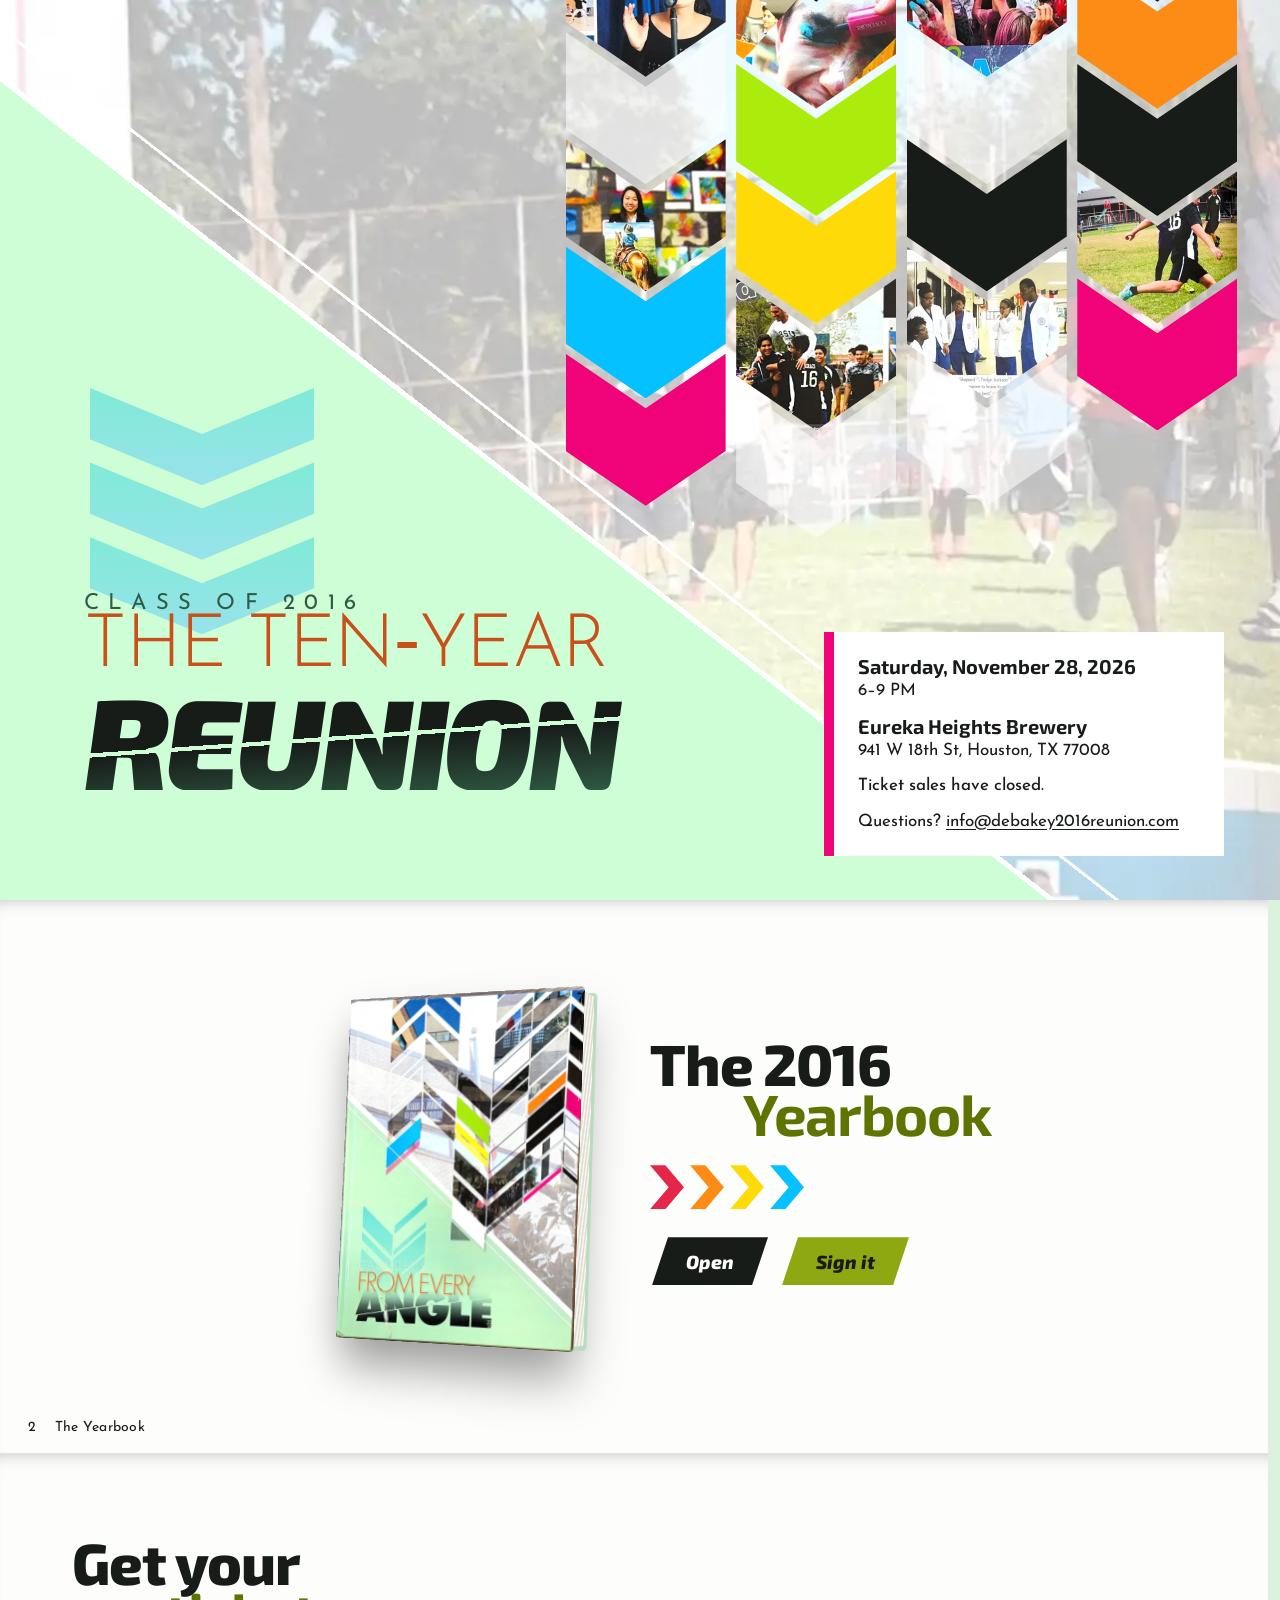
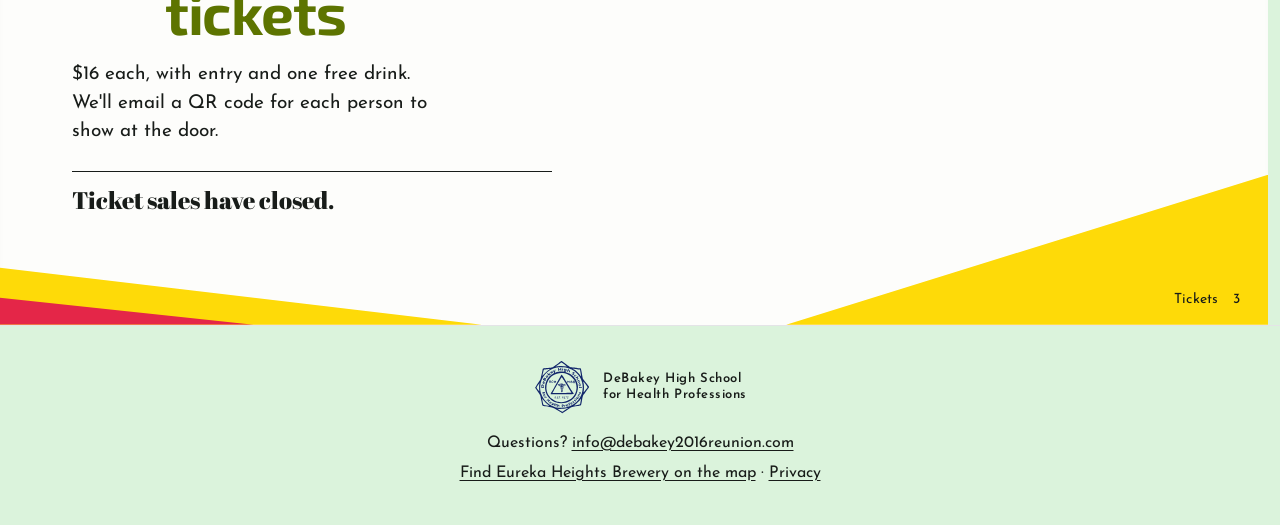
<file: site/index.html>
<!doctype html>
<html lang="en">
<head>
  <meta charset="utf-8">
  <meta name="viewport" content="width=device-width, initial-scale=1">
  <meta name="robots" content="noindex">
  <title>DeBakey Class of 2016 Ten-Year Reunion</title>
  <meta name="description" content="Saturday, November 28, 2026 at Eureka Heights Brewery in Houston. Tickets are $16.">
  <meta property="og:type" content="website">
  <meta property="og:url" content="https://debakey2016reunion.com/">
  <meta property="og:title" content="DeBakey Class of 2016 Ten-Year Reunion">
  <meta property="og:description" content="Saturday, November 28, 2026 at Eureka Heights Brewery in Houston. Tickets are $16.">
  <meta property="og:image" content="https://debakey2016reunion.com/assets/og.jpg?v=5">
  <meta property="og:image:width" content="1200">
  <meta property="og:image:height" content="630">
  <meta name="twitter:card" content="summary_large_image">
  <link rel="icon" href="assets/favicon.png">
  <link rel="preconnect" href="https://fonts.googleapis.com">
  <link rel="preconnect" href="https://fonts.gstatic.com" crossorigin>
  <link rel="stylesheet" href="https://fonts.googleapis.com/css2?family=Abril+Fatface&family=Exo+2:ital,wght@0,700;0,800;1,800;1,900&family=Josefin+Sans:wght@300;400;600&display=swap">
  <link rel="stylesheet" href="styles.css?v=10">
</head>
<body class="home y16">
  <header id="cover" class="cover">
    <div class="chev" aria-hidden="true">
      <div><img src="assets/cover/chev-c05.webp" width="320" height="304" alt="" decoding="async"><i class="white"></i><img src="assets/cover/chev-c02.webp" width="320" height="304" alt="" decoding="async"><i class="cyan"></i><i class="magenta"></i></div>
      <div><i class="ink"></i><img src="assets/cover/chev-n01.webp" width="320" height="304" alt="" decoding="async"><i class="lime"></i><i class="yellow"></i><img src="assets/cover/chev-n16.webp" width="320" height="304" alt="" decoding="async"><i class="white"></i></div>
      <div><img src="assets/cover/chev-c07.webp" width="320" height="304" alt="" decoding="async"><i class="white"></i><i class="ink"></i><img src="assets/cover/chev-n26.webp" width="320" height="304" alt="" decoding="async"><i class="white"></i></div>
      <div><i class="ink"></i><i class="orange"></i><i class="ink"></i><img src="assets/cover/chev-c06.webp" width="320" height="304" alt="" decoding="async"><i class="magenta"></i></div>
    </div>
    <div class="lock">
      <p class="cad">Class of 2016</p>
      <h1><span>The Ten&#8209;Year</span> <b>Reunion</b></h1>
    </div>
    <div class="facts">
      <p><b>Saturday, November 28, 2026</b> 6&ndash;9 PM</p>
      <p><b>Eureka Heights Brewery</b> 941 W 18th St, Houston, TX 77008</p>
      <a id="cover-cta" class="button" href="#tickets">Get Tickets &middot; $16</a>
      <p id="cover-closed" class="closed-note" hidden>Ticket sales have closed.</p>
      <p class="cover-contact">Questions? <a href="mailto:info@debakey2016reunion.com">info@debakey2016reunion.com</a></p>
    </div>
  </header>

  <main>
    <section id="yearbook" class="section paper yearbook" aria-labelledby="yearbook-title">
      <a class="book-link" href="yearbook.html" aria-labelledby="yearbook-title">
        <div class="book"><img src="yearbook/pages/front.webp" width="1044" height="1400" loading="lazy" alt="2016 yearbook cover: From Every Angle"></div>
      </a>
      <div class="ybk-txt">
        <h2 id="yearbook-title" class="twist">The 2016 <b>Yearbook</b></h2>
        <div class="arrows" aria-hidden="true"><i></i><i></i><i></i><i></i></div>
        <div class="yearbook-actions">
          <a class="button" href="yearbook.html">Open</a>
          <a class="button button-alt" href="yearbook.html#sign">Sign it</a>
        </div>
      </div>
      <p class="folio" aria-hidden="true"><b>2</b> The Yearbook</p>
    </section>

    <section id="guests" class="section guests" aria-labelledby="guests-title" hidden>
      <div class="wrap">
        <p class="eyebrow">The roster</p>
        <h2 id="guests-title">Who's coming</h2>
        <ul id="guest-list" class="roster"></ul>
        <p id="guest-empty" class="muted" hidden>Be the first on the list.</p>
      </div>
    </section>

    <section id="tickets" class="section paper tickets" aria-labelledby="tickets-title">
      <h2 id="tickets-title" class="twist">Get your <b>tickets</b></h2>
      <p class="copy">$16 each, with entry and one free drink. We'll email a QR code for each person to show at the door.</p>

      <form id="ticket-form" class="ticket-form" novalidate>
        <fieldset>
          <legend>Who's coming with you?</legend>
          <label class="chip"><input type="radio" name="party" value="solo" checked><span>Just me<i>,</i> <b>$16</b></span></label>
          <label class="chip"><input type="radio" name="party" value="guest"><span>Me + guest<i>,</i> <b>$32</b></span></label>
        </fieldset>

        <label class="field" for="name">Your name
          <input id="name" name="name" type="text" maxlength="80" autocomplete="name" required>
        </label>

        <label class="field" id="guest-field" for="guest-name" hidden>Guest's name <small>(optional)</small>
          <input id="guest-name" name="guest_name" type="text" maxlength="80" autocomplete="off">
        </label>

        <!-- ponytail: guest list paused; remove hidden here and restore loadGuests() in app.js to bring it back --><label class="check" hidden><input id="show-on-list" type="checkbox"> <span>Show my name on the list</span></label>

        <button id="submit" class="button" type="submit">Continue to payment</button>
        <p class="fine">Secure payment by Stripe. You'll enter your email and card on the next page.</p>
        <p id="form-status" class="form-status" role="alert"></p>
      </form>

      <p id="sales-closed" class="sales-closed" hidden>Ticket sales have closed.</p>
      <noscript><p class="form-status">Tickets need JavaScript. Email info@debakey2016reunion.com for help.</p></noscript>
      <div class="wedge" aria-hidden="true"></div>
      <p class="folio r" aria-hidden="true"><b>3</b> Tickets</p>
    </section>
  </main>

  <footer id="questions" class="questions">
    <div class="lockup">
      <img class="seal" src="assets/logo.svg" width="343" height="325" alt="DeBakey High School for Health Professions logo">
      <p class="school">DeBakey High School<br>for Health Professions</p>
    </div>
    <p>Questions? <a href="mailto:info@debakey2016reunion.com">info@debakey2016reunion.com</a></p>
    <p><a href="https://www.google.com/maps/search/?api=1&amp;query=Eureka+Heights+Brewery+941+W+18th+St+Houston+TX+77008" target="_blank" rel="noopener">Find Eureka Heights Brewery on the map</a> &middot; <a href="privacy">Privacy</a></p>
  </footer>

  <script src="config.js"></script>
  <script src="app.js?v=2"></script>
</body>
</html>
</file>
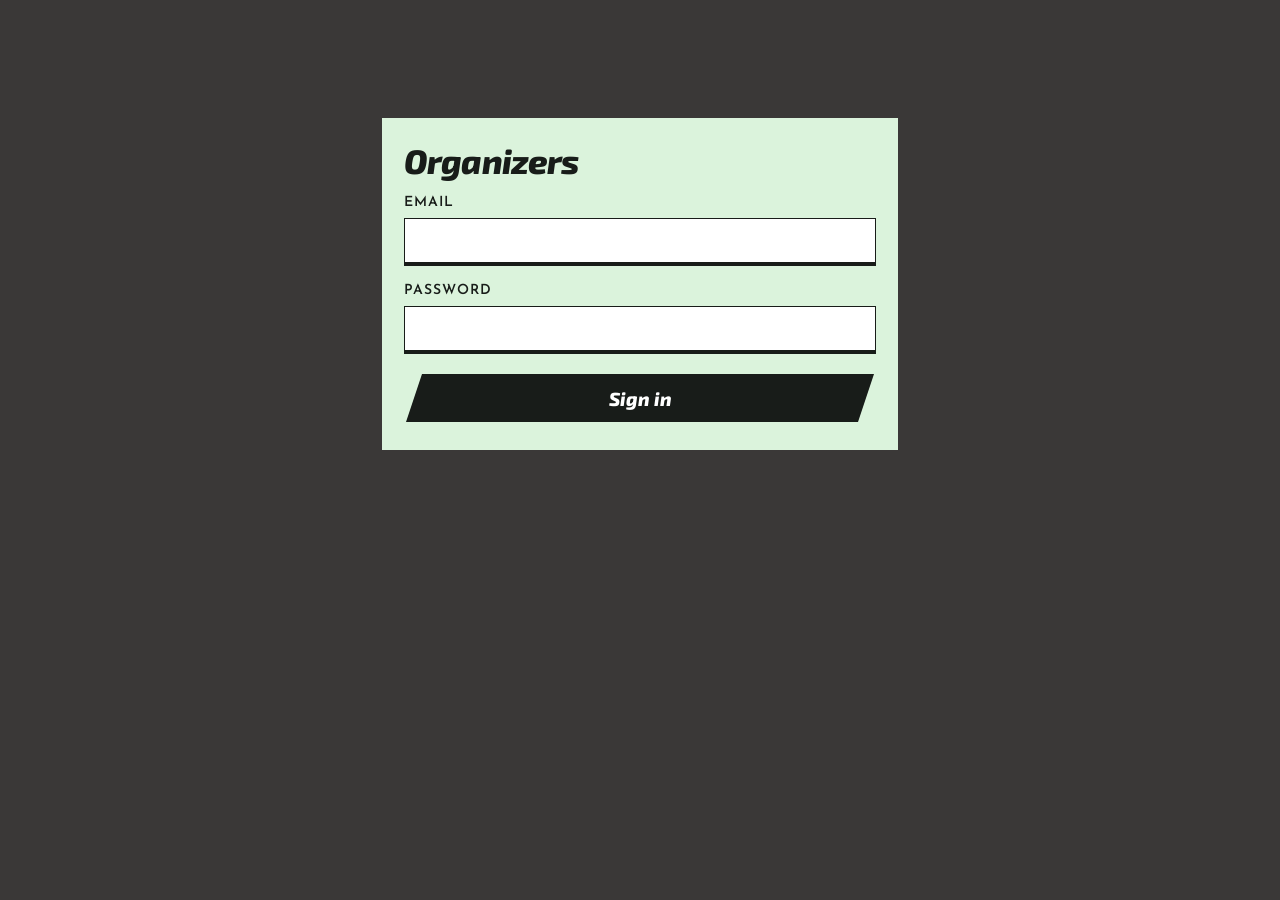
<file: site/admin.html>
<!doctype html>
<html lang="en">
<head>
  <meta charset="utf-8">
  <meta name="viewport" content="width=device-width, initial-scale=1">
  <meta name="robots" content="noindex">
  <title>Organizers | DeBakey Reunion</title>
  <link rel="icon" href="assets/favicon.png">
  <link rel="preconnect" href="https://fonts.googleapis.com">
  <link rel="preconnect" href="https://fonts.gstatic.com" crossorigin>
  <link rel="stylesheet" href="https://fonts.googleapis.com/css2?family=Abril+Fatface&family=Exo+2:ital,wght@0,700;0,800;1,800;1,900&family=Josefin+Sans:wght@300;400;600&display=swap">
  <link rel="stylesheet" href="styles.css?v=10">
</head>
<body class="door y16 charcoal">
  <form id="set-password" class="dpanel" hidden>
    <h1>Set your password</h1>
    <label class="field" for="new-password">New password
      <input id="new-password" type="password" autocomplete="new-password" minlength="8" required>
    </label>
    <button class="button" type="submit">Save password</button>
    <p id="set-status" class="form-status" role="alert"></p>
  </form>

  <form id="login" class="dpanel" hidden>
    <h1>Organizers</h1>
    <label class="field" for="email">Email
      <input id="email" type="email" autocomplete="username" required>
    </label>
    <label class="field" for="password">Password
      <input id="password" type="password" autocomplete="current-password" required>
    </label>
    <button class="button" type="submit">Sign in</button>
    <p id="login-status" class="form-status" role="alert"></p>
  </form>

  <main id="desk" class="door-desk" hidden>
    <h1>Ticket buyers</h1>
    <p id="summary" class="camera-status" role="status"></p>
    <ul id="orders" class="matches"></ul>
    <a class="button button-light" href="door.html">Door check-in</a>
    <button id="sign-out" class="button button-light" type="button">Sign out</button>
  </main>

  <script src="config.js?v=2"></script>
  <script src="auth.js?v=1"></script>
  <script src="admin.js?v=1"></script>
</body>
</html>
</file>
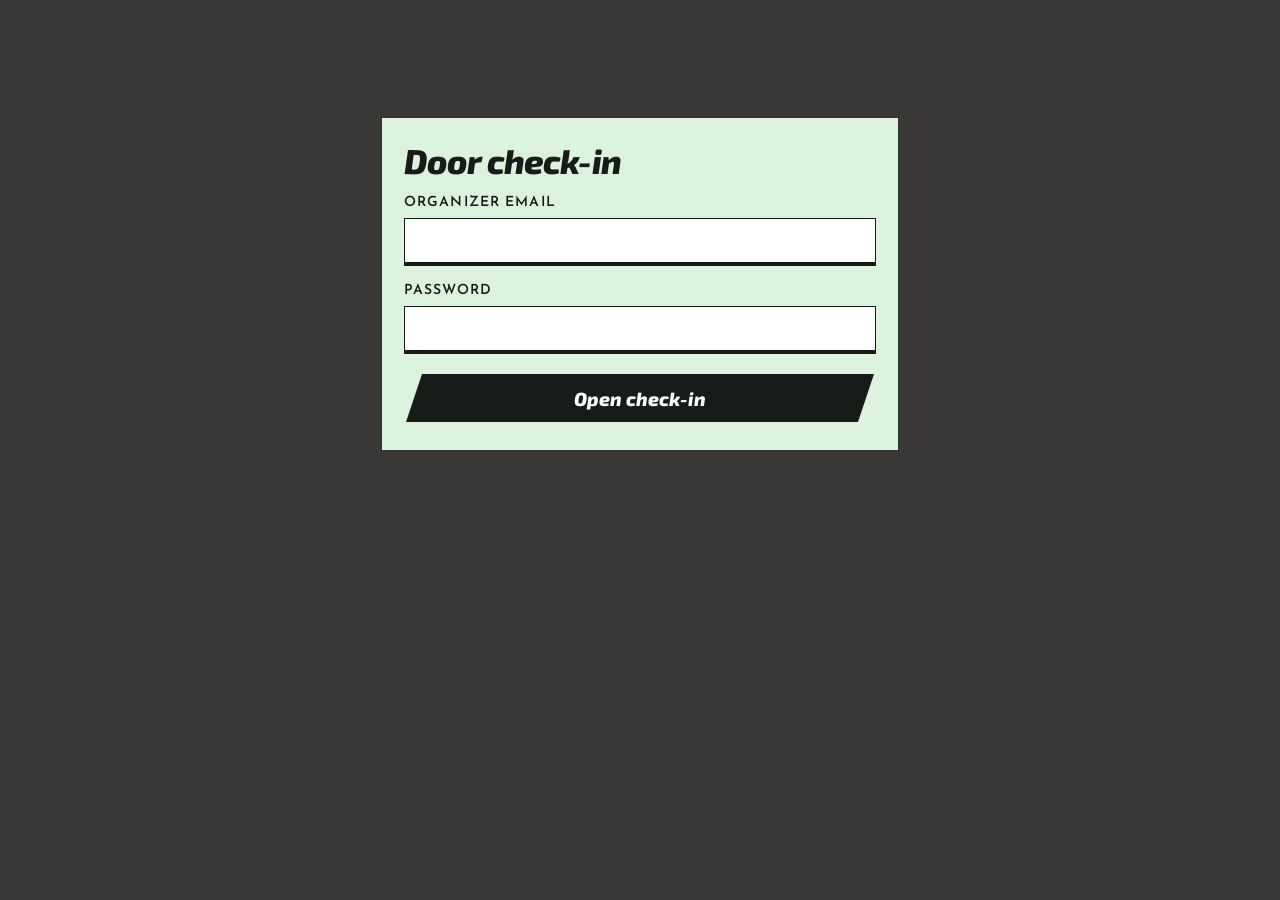
<file: site/door.html>
<!doctype html>
<html lang="en">
<head>
  <meta charset="utf-8">
  <meta name="viewport" content="width=device-width, initial-scale=1">
  <meta name="robots" content="noindex">
  <title>Door Check-In | DeBakey Reunion</title>
  <link rel="icon" href="assets/favicon.png">
  <link rel="preconnect" href="https://fonts.googleapis.com">
  <link rel="preconnect" href="https://fonts.gstatic.com" crossorigin>
  <link rel="stylesheet" href="https://fonts.googleapis.com/css2?family=Abril+Fatface&family=Exo+2:ital,wght@0,700;0,800;1,800;1,900&family=Josefin+Sans:wght@300;400;600&display=swap">
  <link rel="stylesheet" href="styles.css?v=10">
</head>
<body class="door y16 charcoal">
  <form id="login" class="dpanel">
    <h1>Door check-in</h1>
    <label class="field" for="email">Organizer email
      <input id="email" type="email" autocomplete="username" required>
    </label>
    <label class="field" for="password">Password
      <input id="password" type="password" autocomplete="current-password" required>
    </label>
    <button class="button" type="submit">Open check-in</button>
    <p id="login-status" class="form-status" role="alert"></p>
  </form>

  <main id="desk" class="door-desk" hidden>
    <h1>Check-in</h1>
    <div id="reader" class="reader"></div>
    <p id="camera-status" class="camera-status" role="status"></p>

    <form id="search" class="door-search">
      <label class="field" for="query">Find by name
        <input id="query" type="search" autocomplete="off">
      </label>
      <button class="button" type="submit">Search</button>
    </form>
    <p id="search-status" class="form-status" role="alert"></p>
    <ul id="matches" class="matches"></ul>
  </main>

  <div id="result" class="result" role="alert" hidden>
    <p id="result-title" class="result-title"></p>
    <p id="result-label" class="result-label"></p>
    <button id="next" class="button button-light" type="button">Next</button>
  </div>

  <script src="config.js?v=2"></script>
  <script src="auth.js?v=1"></script>
  <script src="vendor/html5-qrcode.min.js"></script>
  <script src="door.js?v=3"></script>
</body>
</html>
</file>
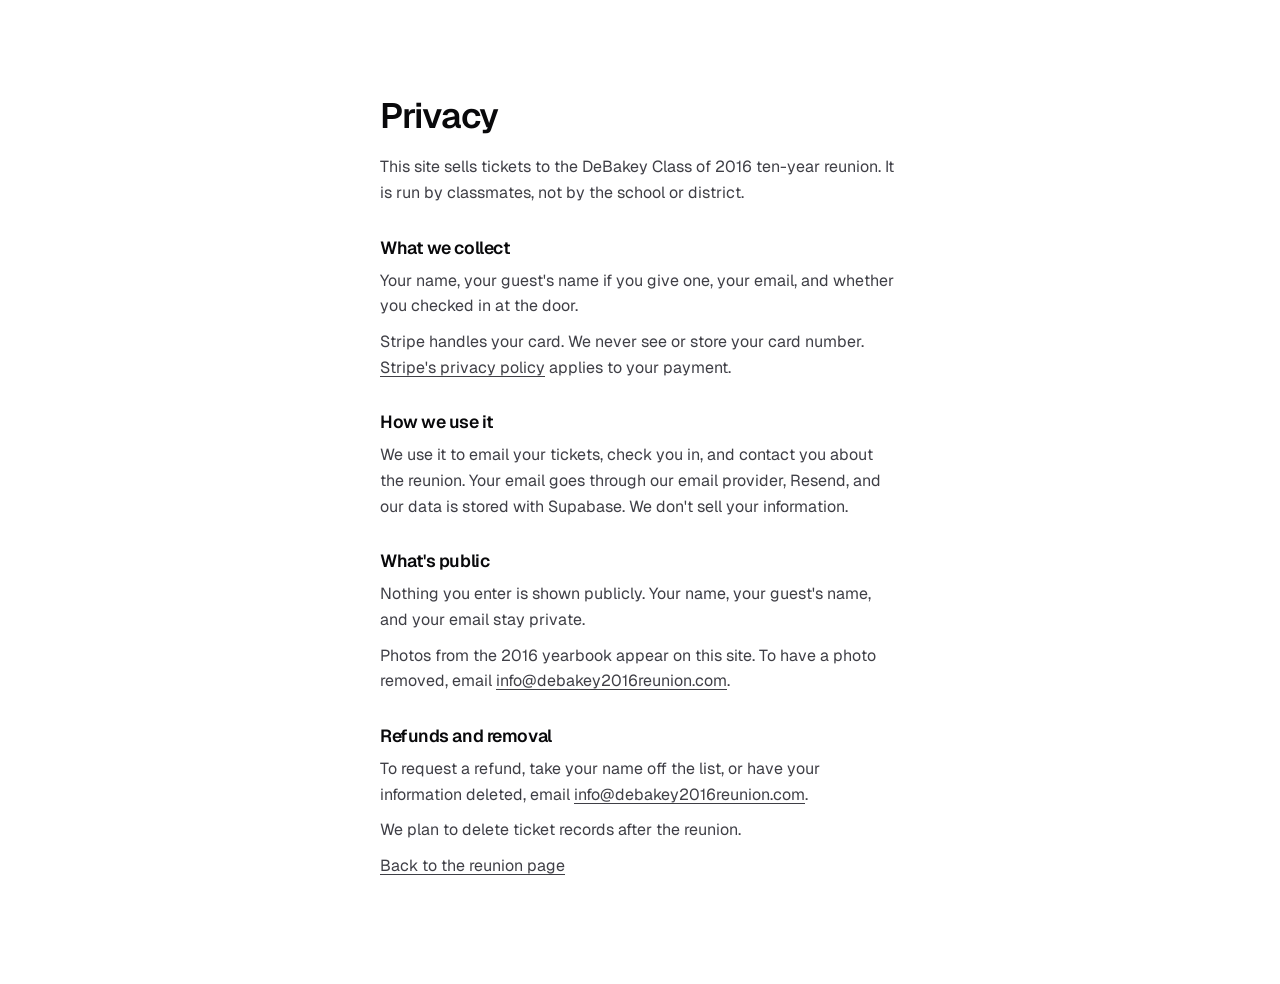
<file: site/privacy.html>
<!doctype html>
<html lang="en">
<head>
  <meta charset="utf-8">
  <meta name="viewport" content="width=device-width, initial-scale=1">
  <meta name="robots" content="noindex">
  <title>Privacy | DeBakey Reunion</title>
  <link rel="icon" href="assets/favicon.png">
  <link rel="stylesheet" href="https://fonts.googleapis.com/css2?family=Geist:wght@400;500;600;700&display=swap">
  <link rel="stylesheet" href="styles.css?v=10">
</head>
<body>
  <main class="section">
    <div class="wrap wrap-narrow prose">
      <h1>Privacy</h1>
      <p>This site sells tickets to the DeBakey Class of 2016 ten-year reunion. It is run by classmates, not by the school or district.</p>
      <h2>What we collect</h2>
      <p>Your name, your guest's name if you give one, your email, and whether you checked in at the door.</p>
      <p>Stripe handles your card. We never see or store your card number. <a href="https://stripe.com/privacy" target="_blank" rel="noopener">Stripe's privacy policy</a> applies to your payment.</p>
      <h2>How we use it</h2>
      <p>We use it to email your tickets, check you in, and contact you about the reunion. Your email goes through our email provider, Resend, and our data is stored with Supabase. We don't sell your information.</p>
      <h2>What's public</h2>
      <p>Nothing you enter is shown publicly. Your name, your guest's name, and your email stay private.</p>
      <p>Photos from the 2016 yearbook appear on this site. To have a photo removed, email <a href="mailto:info@debakey2016reunion.com">info@debakey2016reunion.com</a>.</p>
      <h2>Refunds and removal</h2>
      <p>To request a refund, take your name off the list, or have your information deleted, email <a href="mailto:info@debakey2016reunion.com">info@debakey2016reunion.com</a>.</p>
      <p>We plan to delete ticket records after the reunion.</p>
      <p><a href="/">Back to the reunion page</a></p>
    </div>
  </main>
</body>
</html>
</file>
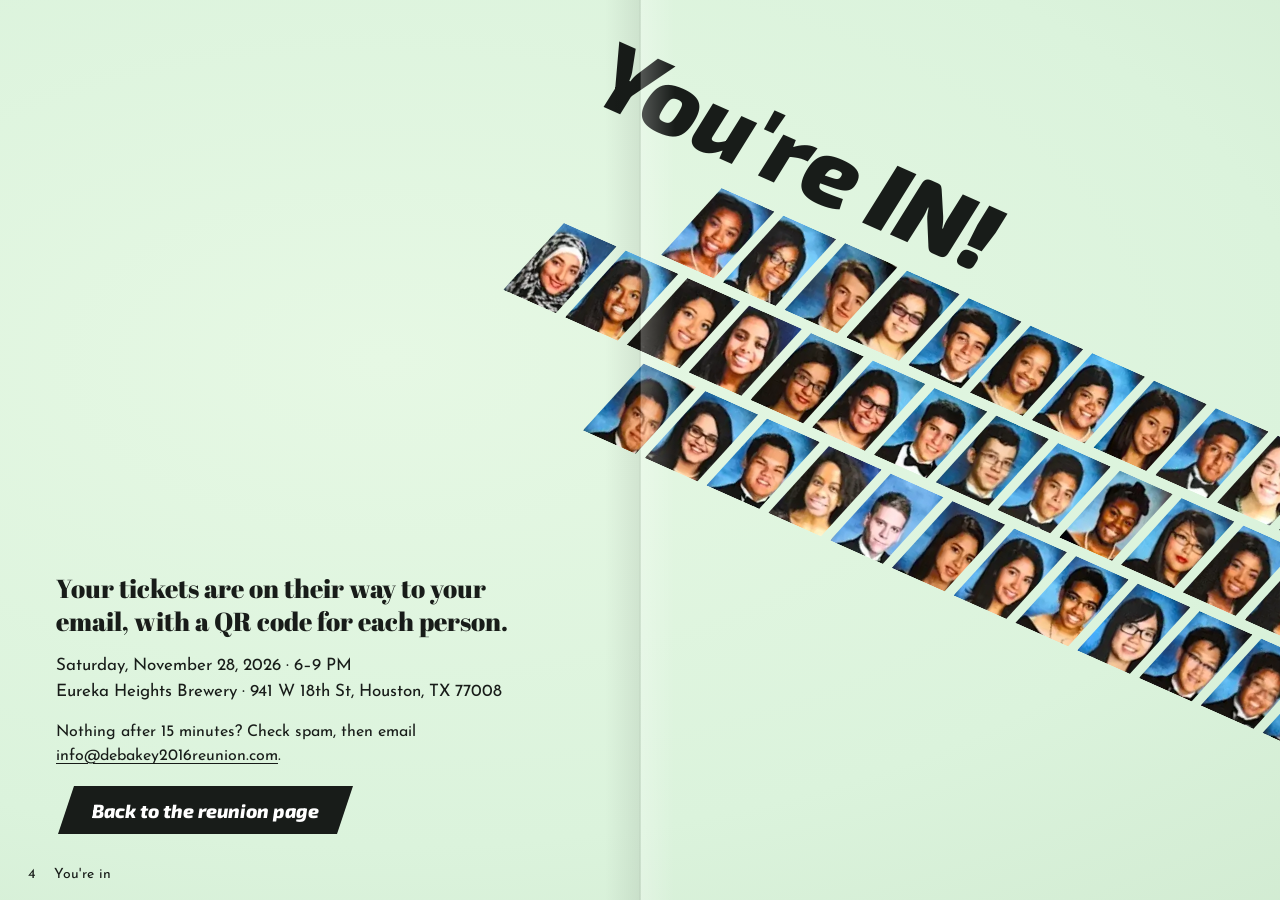
<file: site/thanks.html>
<!doctype html>
<html lang="en">
<head>
  <meta charset="utf-8">
  <meta name="viewport" content="width=device-width, initial-scale=1">
  <meta name="robots" content="noindex">
  <title>You're In | DeBakey Reunion</title>
  <link rel="icon" href="assets/favicon.png">
  <link rel="preconnect" href="https://fonts.googleapis.com">
  <link rel="preconnect" href="https://fonts.gstatic.com" crossorigin>
  <link rel="stylesheet" href="https://fonts.googleapis.com/css2?family=Abril+Fatface&family=Exo+2:ital,wght@0,700;0,800;1,800;1,900&family=Josefin+Sans:wght@300;400;600&display=swap">
  <link rel="stylesheet" href="styles.css?v=10">
</head>
<body class="thanks y16">
  <main class="hero">
    <div class="band">
      <h1>You're <b>IN!</b></h1>
      <div aria-hidden="true">
        <div class="prow" style="--o:330;--f:url(assets/faces-1.webp?v=2);--d:507s"><div class="ptrack"><i style="--n:0"></i><i style="--n:1"></i><i style="--n:2"></i><i style="--n:3"></i><i style="--n:4"></i><i style="--n:5"></i><i style="--n:6"></i><i style="--n:7"></i><i style="--n:8"></i><i style="--n:9"></i><i style="--n:10"></i><i style="--n:11"></i><i style="--n:12"></i><i style="--n:13"></i><i style="--n:14"></i><i style="--n:15"></i><i style="--n:16"></i><i style="--n:17"></i><i style="--n:18"></i><i style="--n:19"></i><i style="--n:20"></i><i style="--n:21"></i><i style="--n:22"></i><i style="--n:23"></i><i style="--n:24"></i><i style="--n:25"></i><i style="--n:26"></i><i style="--n:27"></i><i style="--n:28"></i><i style="--n:29"></i><i style="--n:30"></i><i style="--n:31"></i><i style="--n:32"></i><i style="--n:33"></i><i style="--n:34"></i><i style="--n:35"></i><i style="--n:36"></i><i style="--n:37"></i><i style="--n:38"></i><i style="--n:39"></i><i style="--n:40"></i><i style="--n:41"></i><i style="--n:0"></i><i style="--n:1"></i><i style="--n:2"></i><i style="--n:3"></i><i style="--n:4"></i><i style="--n:5"></i><i style="--n:6"></i><i style="--n:7"></i><i style="--n:8"></i><i style="--n:9"></i><i style="--n:10"></i><i style="--n:11"></i><i style="--n:12"></i><i style="--n:13"></i><i style="--n:14"></i><i style="--n:15"></i><i style="--n:16"></i><i style="--n:17"></i><i style="--n:18"></i><i style="--n:19"></i><i style="--n:20"></i><i style="--n:21"></i><i style="--n:22"></i><i style="--n:23"></i><i style="--n:24"></i><i style="--n:25"></i><i style="--n:26"></i><i style="--n:27"></i><i style="--n:28"></i><i style="--n:29"></i><i style="--n:30"></i><i style="--n:31"></i><i style="--n:32"></i><i style="--n:33"></i><i style="--n:34"></i><i style="--n:35"></i><i style="--n:36"></i><i style="--n:37"></i><i style="--n:38"></i><i style="--n:39"></i><i style="--n:40"></i><i style="--n:41"></i></div></div>
        <div class="prow rev" style="--o:200;--f:url(assets/faces-2.webp?v=2);--d:608s"><div class="ptrack"><i style="--n:0"></i><i style="--n:1"></i><i style="--n:2"></i><i style="--n:3"></i><i style="--n:4"></i><i style="--n:5"></i><i style="--n:6"></i><i style="--n:7"></i><i style="--n:8"></i><i style="--n:9"></i><i style="--n:10"></i><i style="--n:11"></i><i style="--n:12"></i><i style="--n:13"></i><i style="--n:14"></i><i style="--n:15"></i><i style="--n:16"></i><i style="--n:17"></i><i style="--n:18"></i><i style="--n:19"></i><i style="--n:20"></i><i style="--n:21"></i><i style="--n:22"></i><i style="--n:23"></i><i style="--n:24"></i><i style="--n:25"></i><i style="--n:26"></i><i style="--n:27"></i><i style="--n:28"></i><i style="--n:29"></i><i style="--n:30"></i><i style="--n:31"></i><i style="--n:32"></i><i style="--n:33"></i><i style="--n:34"></i><i style="--n:35"></i><i style="--n:36"></i><i style="--n:37"></i><i style="--n:38"></i><i style="--n:39"></i><i style="--n:40"></i><i style="--n:41"></i><i style="--n:0"></i><i style="--n:1"></i><i style="--n:2"></i><i style="--n:3"></i><i style="--n:4"></i><i style="--n:5"></i><i style="--n:6"></i><i style="--n:7"></i><i style="--n:8"></i><i style="--n:9"></i><i style="--n:10"></i><i style="--n:11"></i><i style="--n:12"></i><i style="--n:13"></i><i style="--n:14"></i><i style="--n:15"></i><i style="--n:16"></i><i style="--n:17"></i><i style="--n:18"></i><i style="--n:19"></i><i style="--n:20"></i><i style="--n:21"></i><i style="--n:22"></i><i style="--n:23"></i><i style="--n:24"></i><i style="--n:25"></i><i style="--n:26"></i><i style="--n:27"></i><i style="--n:28"></i><i style="--n:29"></i><i style="--n:30"></i><i style="--n:31"></i><i style="--n:32"></i><i style="--n:33"></i><i style="--n:34"></i><i style="--n:35"></i><i style="--n:36"></i><i style="--n:37"></i><i style="--n:38"></i><i style="--n:39"></i><i style="--n:40"></i><i style="--n:41"></i></div></div>
        <div class="prow" style="--o:330;--f:url(assets/faces-1.webp?v=2);--d:659s"><div class="ptrack"><i style="--n:42"></i><i style="--n:43"></i><i style="--n:44"></i><i style="--n:45"></i><i style="--n:46"></i><i style="--n:47"></i><i style="--n:48"></i><i style="--n:49"></i><i style="--n:50"></i><i style="--n:51"></i><i style="--n:52"></i><i style="--n:53"></i><i style="--n:54"></i><i style="--n:55"></i><i style="--n:56"></i><i style="--n:57"></i><i style="--n:58"></i><i style="--n:59"></i><i style="--n:60"></i><i style="--n:61"></i><i style="--n:62"></i><i style="--n:63"></i><i style="--n:64"></i><i style="--n:65"></i><i style="--n:66"></i><i style="--n:67"></i><i style="--n:68"></i><i style="--n:69"></i><i style="--n:70"></i><i style="--n:71"></i><i style="--n:72"></i><i style="--n:73"></i><i style="--n:74"></i><i style="--n:75"></i><i style="--n:76"></i><i style="--n:77"></i><i style="--n:78"></i><i style="--n:79"></i><i style="--n:80"></i><i style="--n:81"></i><i style="--n:82"></i><i style="--n:83"></i><i style="--n:42"></i><i style="--n:43"></i><i style="--n:44"></i><i style="--n:45"></i><i style="--n:46"></i><i style="--n:47"></i><i style="--n:48"></i><i style="--n:49"></i><i style="--n:50"></i><i style="--n:51"></i><i style="--n:52"></i><i style="--n:53"></i><i style="--n:54"></i><i style="--n:55"></i><i style="--n:56"></i><i style="--n:57"></i><i style="--n:58"></i><i style="--n:59"></i><i style="--n:60"></i><i style="--n:61"></i><i style="--n:62"></i><i style="--n:63"></i><i style="--n:64"></i><i style="--n:65"></i><i style="--n:66"></i><i style="--n:67"></i><i style="--n:68"></i><i style="--n:69"></i><i style="--n:70"></i><i style="--n:71"></i><i style="--n:72"></i><i style="--n:73"></i><i style="--n:74"></i><i style="--n:75"></i><i style="--n:76"></i><i style="--n:77"></i><i style="--n:78"></i><i style="--n:79"></i><i style="--n:80"></i><i style="--n:81"></i><i style="--n:82"></i><i style="--n:83"></i></div></div>
      </div>
    </div>
    <div class="lead">
      <p class="big">Your tickets are on their way to your email, with a QR code for each person.</p>
      <p class="event">Saturday, November 28, 2026 &middot; 6&ndash;9 PM<br>Eureka Heights Brewery &middot; 941 W 18th St, Houston, TX 77008</p>
      <p class="contact">Nothing after 15 minutes? Check spam, then email <a href="mailto:info@debakey2016reunion.com">info@debakey2016reunion.com</a>.</p>
      <a class="button" href="/">Back to the reunion page</a>
    </div>
    <p class="folio" aria-hidden="true"><b>4</b> You're in</p>
  </main>
</body>
</html>
</file>
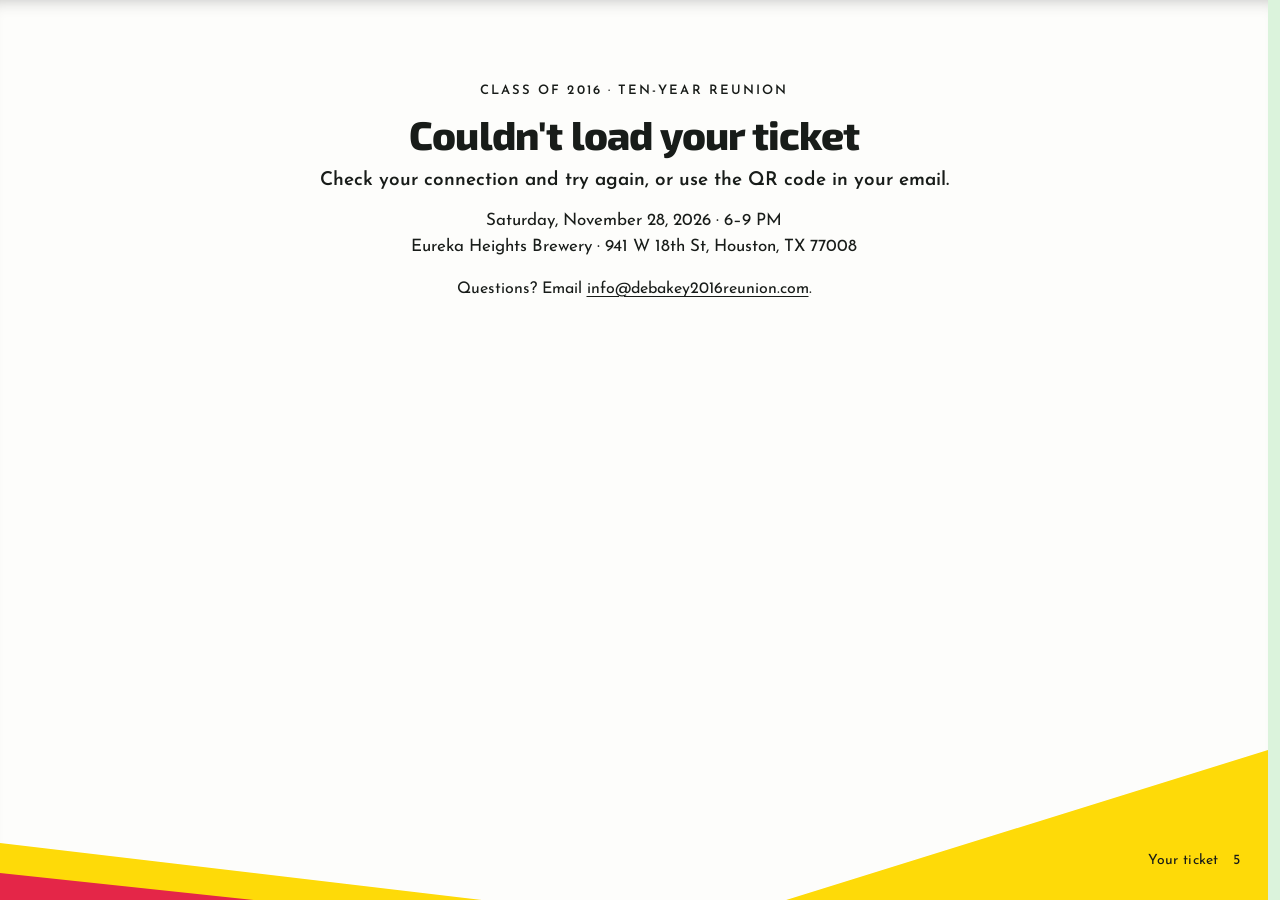
<file: site/ticket.html>
<!doctype html>
<html lang="en">
<head>
  <meta charset="utf-8">
  <meta name="viewport" content="width=device-width, initial-scale=1">
  <meta name="robots" content="noindex">
  <!-- The URL holds the ticket token, so never send it to other sites. -->
  <meta name="referrer" content="no-referrer">
  <title>Your Ticket | DeBakey Reunion</title>
  <link rel="icon" href="assets/favicon.png">
  <link rel="preconnect" href="https://fonts.googleapis.com">
  <link rel="preconnect" href="https://fonts.gstatic.com" crossorigin>
  <link rel="stylesheet" href="https://fonts.googleapis.com/css2?family=Abril+Fatface&family=Exo+2:ital,wght@0,700;0,800;1,800;1,900&family=Josefin+Sans:wght@300;400;600&display=swap">
  <link rel="stylesheet" href="styles.css?v=10">
</head>
<body class="ticket y16">
  <main class="paper pass">
    <p class="kick">Class of 2016 &middot; Ten-Year Reunion</p>
    <div class="portrait">
      <img id="qr" class="qr" width="280" height="280" alt="Ticket QR code" hidden>
      <h1 id="label">Loading your ticket...</h1>
    </div>
    <p id="message" class="copy" role="status"></p>
    <p class="event">Saturday, November 28, 2026 &middot; 6&ndash;9 PM<br>Eureka Heights Brewery &middot; 941 W 18th St, Houston, TX 77008</p>
    <p class="contact">Questions? Email <a href="mailto:info@debakey2016reunion.com">info@debakey2016reunion.com</a>.</p>
    <div class="wedge" aria-hidden="true"></div>
    <p class="folio r" aria-hidden="true"><b>5</b> Your ticket</p>
  </main>
  <script src="config.js"></script>
  <script>
    (async () => {
      const label = document.getElementById("label");
      const message = document.getElementById("message");
      const token = new URLSearchParams(window.location.search).get("t") ?? "";
      try {
        const response = await fetch(`${window.FUNCTIONS_URL}/ticket?t=${encodeURIComponent(token)}`);
        if (response.status === 404) {
          label.textContent = "Ticket not found";
          message.textContent = "Check the link in your email.";
          return;
        }
        if (!response.ok) throw new Error(`status ${response.status}`);
        const ticket = await response.json();
        label.textContent = ticket.label;
        if (ticket.voided) {
          message.textContent = "This ticket is no longer valid.";
          return;
        }
        const qr = document.getElementById("qr");
        qr.src = `data:image/png;base64,${ticket.qr_png_base64}`;
        qr.hidden = false;
        message.textContent = "Show this code at the door.";
      } catch {
        label.textContent = "Couldn't load your ticket";
        message.textContent = "Check your connection and try again, or use the QR code in your email.";
      }
    })();
  </script>
</body>
</html>
</file>
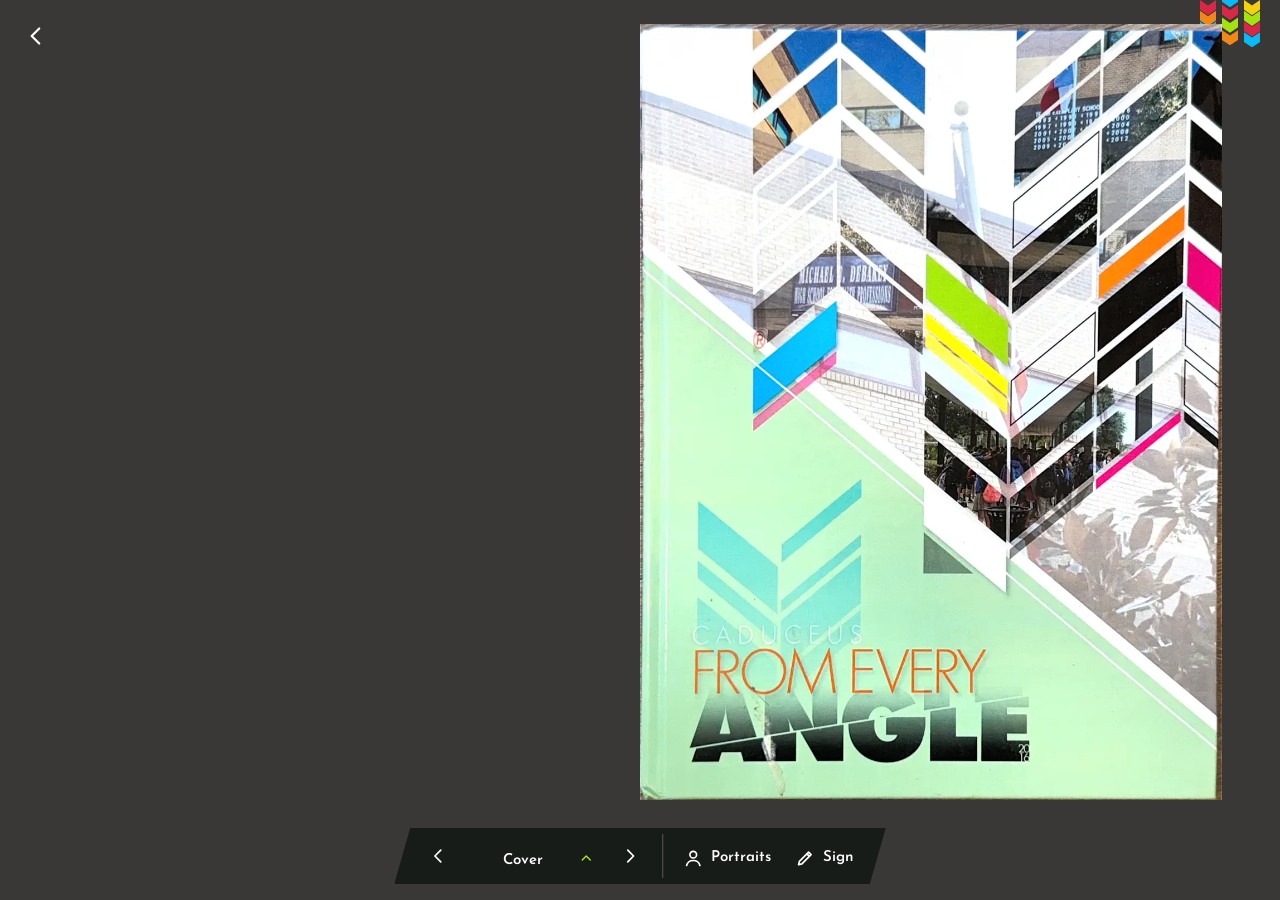
<file: site/yearbook.html>
<!doctype html>
<html lang="en">
<head>
  <meta charset="utf-8">
  <meta name="viewport" content="width=device-width, initial-scale=1">
  <meta name="robots" content="noindex">
  <title>Yearbook &middot; DeBakey Class of 2016</title>
  <link rel="icon" href="assets/favicon.png">
  <link rel="preconnect" href="https://fonts.googleapis.com">
  <link rel="preconnect" href="https://fonts.gstatic.com" crossorigin>
  <link rel="stylesheet" href="https://fonts.googleapis.com/css2?family=Abril+Fatface&family=Caveat:wght@500;700&family=Exo+2:ital,wght@0,700;0,800;1,800;1,900&family=Josefin+Sans:wght@300;400;600&display=swap">
  <link rel="stylesheet" href="styles.css?v=10">
</head>
<body class="yearbook-page y16 charcoal">
  <header class="yb-header">
    <a href="./" class="yb-back icon-button" aria-label="Reunion home"><svg viewBox="0 0 24 24" aria-hidden="true"><path d="M15 5l-7 7 7 7"/></svg></a>
    <h1 class="sr-only">2016 Yearbook</h1>
    <div class="yb-chev" aria-hidden="true"><div><b style="background:#e42648"></b><b style="background:#fc8c16"></b><b style="background:#06c1ff"></b><b style="background:#feda08"></b></div><div><b style="background:#06c1ff"></b><b style="background:#e42648"></b><b style="background:#abec0d"></b><b style="background:#fc8c16"></b></div><div><b style="background:#feda08"></b><b style="background:#abec0d"></b><b style="background:#e42648"></b><b style="background:#06c1ff"></b></div></div>
  </header>

  <main class="yb-main">
    <div class="yb-book-wrap">
      <div id="book" class="yb-book">
        <div class="page page-cover" data-density="hard"><img src="yearbook/pages/front.webp" alt="Yearbook front cover: From Every Angle"></div>
        <!-- yearbook.js inserts the 122 interior pages here -->
        <div class="page page-paper page-sign" id="sign-left" title="Open to sign the yearbook"><div class="sheet-mini"></div></div>
        <div class="page page-paper page-sign" id="sign-right" title="Open to sign the yearbook"><div class="sheet-mini"></div></div>
        <div class="page page-cover" data-density="hard"><img src="yearbook/pages/back.webp" alt="Yearbook back cover"></div>
      </div>
    </div>

    <nav class="yb-controls" aria-label="Yearbook pages">
      <button id="prev" class="icon-button" type="button" aria-label="Previous page"><svg viewBox="0 0 24 24" aria-hidden="true"><path d="M15 5l-7 7 7 7"/></svg></button>
      <button id="contents-toggle" class="pill-button yb-label" type="button" popovertarget="contents">
        <span id="page-indicator" class="yb-indicator" aria-live="polite"><span class="yb-chapter"></span><span class="yb-pages"></span></span>
        <svg viewBox="0 0 24 24" aria-hidden="true"><path d="M6 15l6-6 6 6"/></svg>
      </button>
      <button id="next" class="icon-button" type="button" aria-label="Next page"><svg viewBox="0 0 24 24" aria-hidden="true"><path d="M9 5l7 7-7 7"/></svg></button>
      <span class="yb-sep" aria-hidden="true"></span>
      <button id="portraits-jump" class="pill-button yb-wide-only" type="button"><svg viewBox="0 0 24 24" aria-hidden="true"><circle cx="12" cy="8" r="4"/><path d="M4 21c1-4 4-6 8-6s7 2 8 6"/></svg>Portraits</button>
      <button id="sign-jump" class="pill-button" type="button"><svg viewBox="0 0 24 24" aria-hidden="true"><path d="M4 20l4-1L19 8l-3-3L5 16l-1 4zM14 7l3 3"/></svg>Sign</button>
    </nav>
  </main>

  <div id="contents" class="yb-contents" popover role="dialog" aria-labelledby="contents-title">
    <div class="yb-contents-head">
      <h2 id="contents-title">Contents</h2>
      <button class="icon-button" type="button" popovertarget="contents" popovertargetaction="hide" aria-label="Close contents"><svg viewBox="0 0 24 24" aria-hidden="true"><path d="M6 6l12 12M18 6L6 18"/></svg></button>
    </div>
    <form id="goto" class="yb-goto field">
      <label for="goto-page">Go to page</label>
      <input id="goto-page" name="page" type="number" inputmode="numeric" min="3" max="119" placeholder="3–119" required>
      <button class="pill-button" type="submit">Go</button>
    </form>
    <nav aria-label="Chapters"><ul id="chapters" class="yb-chapters"></ul></nav>
    <p class="yb-signoff">From Every Angle</p>
  </div>

  <div id="signer" class="signer" role="dialog" aria-modal="true" aria-label="Sign the yearbook" hidden>
    <div class="signer-bar">
      <button id="signer-close" class="button button-small" type="button"><svg viewBox="0 0 24 24" aria-hidden="true"><path d="M15 5l-7 7 7 7"/></svg>Book</button>
      <p class="signer-hint">Tap anywhere to write. Pinch or scroll to zoom.</p>
      <button id="write-here" class="button button-small" type="button">Write here</button>
    </div>
    <div id="signer-viewport" class="signer-viewport"><div id="sheet" class="sheet"></div></div>
    <div id="write-tools" class="signer-tools" hidden>
      <button id="write-cancel" class="button button-small" type="button">Cancel</button>
      <button id="write-post" class="button button-small" type="button">Post</button>
    </div>
    <p id="signer-status" class="signer-status" role="status" hidden></p>
  </div>

  <script src="config.js"></script>
  <script src="vendor/page-flip.browser.js"></script>
  <script src="vendor/panzoom.min.js"></script>
  <script src="yearbook.js?v=8"></script>
</body>
</html>
</file>
<file: site/styles.css>
/* Tokens follow shadcn/ui's neutral theme, with the school navy as primary. */
:root {
  --navy: #12266b;
  --royal: #2f49c9;
  --background: #fff;
  --surface: #fafafa;
  --foreground: #09090b;
  --muted: #71717a;
  --border: #e4e4e7;
  --input: #d4d4d8;
  --ring: rgb(18 38 107 / 22%);
  --white: #fff;
  --danger: #dc2626;
  --sans: "Geist", ui-sans-serif, system-ui, -apple-system, "Segoe UI", sans-serif;
  --shadow-sm: 0 1px 2px rgb(0 0 0 / 5%);
  --shadow: 0 1px 3px rgb(0 0 0 / 8%), 0 8px 24px -6px rgb(0 0 0 / 8%);
  color-scheme: light;
}

* { box-sizing: border-box; }

html { scroll-behavior: smooth; }

body {
  margin: 0;
  background: var(--background);
  color: var(--foreground);
  font-family: var(--sans);
  font-size: 16px;
  line-height: 1.6;
  -webkit-font-smoothing: antialiased;
}

h1, h2, h3 { font-weight: 600; letter-spacing: -.025em; line-height: 1.15; margin: 0; }
h2 { font-size: clamp(1.6rem, 4.5vw, 2.1rem); }
a { color: inherit; text-underline-offset: 3px; }
img { max-width: 100%; height: auto; }
[hidden] { display: none !important; }

:focus-visible { outline: 2px solid var(--navy); outline-offset: 2px; }

/* Buttons: .y16 .button (below) supplies the look; every button on the site is under .y16 */
.button { align-items: center; cursor: pointer; display: inline-flex; justify-content: center; text-decoration: none; }
.button:disabled { cursor: wait; }

/* Sections */
.section { padding: clamp(56px, 9vw, 96px) 16px; }
.wrap { max-width: 960px; margin: 0 auto; }
.wrap-narrow { max-width: 520px; }
.eyebrow {
  color: var(--royal);
  font-size: .82rem;
  font-weight: 500;
  margin: 0 0 6px;
}
.muted { color: var(--muted); }
.section > .wrap > .muted { margin: 10px 0 0; }

/* Who's coming */
.guests { border-top: 1px solid var(--border); }
.roster {
  columns: 3 200px;
  column-gap: 32px;
  list-style: none;
  margin: 24px 0 0;
  padding: 0;
}
.roster li {
  border-bottom: 1px solid var(--border);
  break-inside: avoid;
  font-size: .95rem;
  overflow-wrap: anywhere;
  padding: 10px 0;
}

/* Tickets */
.tickets { background: var(--surface); border-top: 1px solid var(--border); }
.ticket-form {
  background: var(--background);
  border: 1px solid var(--border);
  border-radius: 14px;
  box-shadow: var(--shadow);
  display: grid;
  gap: 20px;
  margin-top: 28px;
  padding: clamp(20px, 5vw, 28px);
}
.check input { accent-color: var(--navy); margin: 0; }
.field { display: grid; font-size: .9rem; font-weight: 500; gap: 8px; }
.field input {
  background: var(--background);
  border: 1px solid var(--input);
  border-radius: 8px;
  box-shadow: var(--shadow-sm);
  color: var(--foreground);
  font: 400 1rem var(--sans);
  height: 44px;
  padding: 0 12px;
  transition: border-color .15s, box-shadow .15s;
  width: 100%;
}
.field input:focus { border-color: var(--navy); box-shadow: 0 0 0 3px var(--ring); outline: none; }
.check { align-items: center; cursor: pointer; display: flex; font-size: .95rem; gap: 10px; }
.check input { height: 16px; width: 16px; }
.ticket-form .button { width: 100%; }
.fine { color: var(--muted); font-size: .8rem; margin: -10px 0 0; text-align: center; }
.form-status { color: var(--danger); font-size: .9rem; margin: 0; }
.form-status:empty { display: none; }
.sales-closed {
  background: var(--background);
  border: 1px solid var(--border);
  border-radius: 14px;
  box-shadow: var(--shadow);
  font-size: 1.05rem;
  font-weight: 600;
  margin-top: 28px;
  padding: 28px;
  text-align: center;
}

/* Questions */
.questions { border-top: 1px solid var(--border); }

/* Privacy */
.prose h1 { font-size: clamp(1.8rem, 6vw, 2.2rem); margin-bottom: 18px; }
.prose h2 { font-size: 1.1rem; margin-top: 32px; }
.prose p { color: #3f3f46; margin: 10px 0; }

/* Door check-in (Direction A): charcoal page, one centred column; body is .y16.charcoal */
.door { margin: 0 auto; max-width: 560px; min-height: 100svh; padding: 28px 22px; }
.door h1 { font: 800 italic 34px/1 var(--exo); margin: 0 0 22px; }
.dpanel, .door-desk { display: grid; gap: 18px; }
.dpanel { background: var(--mint); color: var(--ink); margin-top: 90px; padding: 26px 22px; --focus: var(--ink); }
.dpanel h1 { margin: 0; }
.dpanel .form-status { color: var(--refuse); font-weight: 600; margin: 0; }
.door-desk .field { color: #fff; }
.door-desk .form-status, .door-desk .camera-status { color: #fff; margin: 0; }
.reader { background: #111; border: 3px solid var(--lime); overflow: hidden; }
.door-search { align-items: end; display: grid; gap: 10px; grid-template-columns: 1fr auto; }
.matches { display: grid; gap: 8px; list-style: none; margin: 0; padding: 0; }
.matches li { align-items: center; background: #fff; color: var(--ink); display: flex; gap: 10px; justify-content: space-between; overflow-wrap: anywhere; padding: 12px 14px; }
.matches span { font: 400 21px/1.1 var(--did); }
.matches small { font-size: 16px; text-align: right; }
.result { align-items: center; display: flex; flex-direction: column; gap: 14px; inset: 0; justify-content: center; overflow-wrap: anywhere; padding: 24px; position: fixed; text-align: center; z-index: 10; }
.result[data-state="good"] { background: var(--lime); color: var(--ink); --focus: var(--ink); }
.result[data-state="bad"] { background: var(--refuse); color: #fff; --focus: #fff; }
.result p { margin: 0; }
.result-title { font: 900 italic 54px/1 var(--exo); }
.result[data-state="bad"] .result-title { font-size: 38px; line-height: 1.1; }
.result .result-label { font: 400 30px/1.1 var(--did); margin-bottom: 16px; }

@media (prefers-reduced-motion: reduce) {
  html { scroll-behavior: auto; }
  .field input { transition: none; }
}

/* Yearbook viewer and signer (Direction A): title-page charcoal, one slanted ink bar, mint contents.
   body is .yearbook-page.y16.charcoal; yearbook.js creates .page, so never style a bare .page here. */
.yearbook-page { background: var(--char) radial-gradient(110% 90% at 50% 35%, #4a4746 0, var(--char) 55%, #211f1f 100%) fixed; color-scheme: dark; min-height: 100dvh; }
.yearbook-page [hidden] { display: none !important; }
.yearbook-page .sr-only { clip-path: inset(50%); height: 1px; overflow: hidden; position: absolute; white-space: nowrap; width: 1px; }

.yearbook-page .icon-button, .yearbook-page .pill-button {
  align-items: center; background: none; border: 0; border-radius: 0; color: #fff; cursor: pointer; display: inline-flex;
  font: 600 15px/1 var(--jos); gap: 8px; height: 44px; justify-content: center; min-width: 44px; padding: 3px 10px 0; text-decoration: none;
}
.yearbook-page .icon-button { padding: 0; }
.yearbook-page .icon-button:hover, .yearbook-page .pill-button:hover { background: rgb(255 255 255 / 12%); }
.yearbook-page :where(.icon-button, .pill-button, .button) svg { fill: none; flex: none; height: 20px; stroke: currentColor; stroke-linecap: round; stroke-linejoin: round; stroke-width: 2; width: 20px; }

/* stage: back control top left, rainbow chevrons top right (behind the book, sized to stay clear of it) */
.yb-back { left: 14px; position: fixed; top: 14px; z-index: 5; }
.yb-back svg { height: 26px; width: 26px; }
.yb-chev {
  /* side gutter left by the book (same sum as .yb-book-wrap's max-width); chevrons fit inside it */
  --gut: calc((100vw - min(1400px, (100dvh - 124px) * 1.5, 100vw - 32px)) / 2);
  --cw: clamp(16px, (var(--gut) - 48px) / 3, 44px);
  display: flex; gap: 6px; opacity: .95; pointer-events: none; position: fixed; right: 20px; top: 0; z-index: -1;
}
.yb-chev div { display: grid; width: var(--cw); }
.yb-chev div:nth-child(2) { margin-top: calc(var(--cw) * -.5); }
.yb-chev b { clip-path: polygon(0 0, 50% 36%, 100% 0, 100% 64%, 50% 100%, 0 64%); height: calc(var(--cw) * .95); margin-top: calc(var(--cw) * -.28); }
.yb-chev b:first-child { margin-top: 0; }
.yb-main { display: grid; min-height: 100dvh; padding: 16px 16px 92px; place-items: center; }
/* Two pages are 1.5x as wide as tall: fit the open book in the height left above the bar. Clip the flip animation. */
.yb-book-wrap { max-width: min(1400px, calc((100dvh - 124px) * 1.5)); overflow: hidden; width: 100%; }
.yb-book .page { background: #fff; overflow: hidden; }
.yb-book .page > img { display: block; height: 100%; object-fit: cover; width: 100%; }

/* controls: one slanted ink bar; the slant is on ::before so focus rings are never clipped */
.yb-controls { align-items: center; bottom: max(16px, env(safe-area-inset-bottom)); display: flex; gap: 4px; isolation: isolate; left: 50%; padding: 6px 22px; position: fixed; transform: translateX(-50%); z-index: 5; }
.yb-controls::before { background: var(--ink); clip-path: polygon(16px 0, 100% 0, calc(100% - 16px) 100%, 0 100%); content: ""; inset: 0; position: absolute; z-index: -1; }
.yb-indicator { font-variant-numeric: tabular-nums; min-width: 6.5em; text-align: center; white-space: nowrap; }
.yb-chapter { color: var(--mint); font: 400 19px/1 var(--did); }
.yearbook-page .yb-label { gap: 6px; }
.yb-label svg { color: var(--lime); height: 16px; width: 16px; }
.yb-sep { align-self: stretch; background: #555; margin: 0 6px; width: 1px; }

/* contents menu: a mint panel above the bar, laid out like the endsheet's contents list */
.yb-contents {
  --focus: var(--ink);
  background: var(--mint); border: 0; box-shadow: 0 24px 50px -10px #000; box-sizing: border-box; color: var(--ink);
  font: 400 17px/1.5 var(--jos); inset: auto 0 calc(max(16px, env(safe-area-inset-bottom)) + 68px); margin: 0 auto;
  max-height: calc(100dvh - 110px); overflow: auto; padding: 18px 22px 20px; position: fixed; width: min(340px, calc(100vw - 32px));
}
.yb-contents-head { align-items: center; display: flex; justify-content: space-between; }
.yb-contents-head h2 { font: italic 800 26px/1 var(--exo); letter-spacing: 0; margin: 0; }
.yearbook-page .yb-contents .icon-button { color: var(--ink); margin-right: -10px; }
.yearbook-page .yb-contents .icon-button:hover, .yearbook-page .yb-chapters button:hover { background: rgb(24 28 25 / 8%); }
.yb-goto { align-items: end; grid-template-columns: 1fr auto; margin: 10px 0 16px; }
.yb-goto label { grid-column: 1 / -1; }
.yearbook-page .yb-goto .pill-button { background: var(--ink); color: #fff; height: 48px; padding: 3px 18px 0; }
.yb-chapters { list-style: none; margin: 0; padding: 0; }
.yb-chapters button {
  align-items: baseline; background: none; border: 0; border-bottom: 1px solid rgb(24 28 25 / 20%); color: var(--ink); cursor: pointer; display: flex;
  font: 400 23px/1.2 var(--did); gap: 12px; justify-content: space-between; min-height: 44px; outline-offset: -3px; padding: 7px 0 3px; text-align: left; width: 100%;
}
.yb-chapters button[aria-current] { box-shadow: inset 6px 0 0 var(--pink); padding-left: 14px; }
.yb-chapters img { display: none; }
.yb-chapters small { font-size: 1em; font-variant-numeric: tabular-nums; letter-spacing: .04em; white-space: nowrap; }
.yb-signoff { font: 800 22px/1 var(--exo); margin: 16px 0 0; }
@media (max-width: 560px) {
  .yearbook-page .yb-wide-only, .yb-chapter { display: none; } /* "Senior superlatives" would push the bar past 360 px */
  .yb-chev { --cw: 26px; right: 12px; }
  .yb-main { padding-top: 88px; } /* the book is width-bound on phones, so this band for the chevrons costs it nothing */
  .yb-controls { gap: 0; padding: 4px 14px; }
  .yb-contents { bottom: max(16px, env(safe-area-inset-bottom)); max-height: calc(100dvh - 32px); }
  .yb-chapters button { font-size: 21px; }
}

/* signing pages + signer (structure and cream sheet unchanged; charcoal behind, slanted ink controls) */
.yb-book .page-paper { background: #fffdf6; cursor: zoom-in; }
.sheet-mini { height: 1400px; left: 0; pointer-events: none; position: absolute; top: 0; transform-origin: 0 0; width: 2100px; }
.sheet-title { height: 84px; left: 525px; pointer-events: none; position: absolute; top: 60px; transform: translateX(-50%); } /* centred on the left half (1050 units) */
.signature { color: var(--navy); font-family: "Caveat", cursive; line-height: 1.15; max-width: 420px; overflow-wrap: anywhere; padding: 8px 12px; position: absolute; white-space: pre-wrap; }
.signer { background: inherit; display: flex; flex-direction: column; inset: 0; position: fixed; z-index: 20; }
.signer-bar { align-items: center; display: flex; gap: 8px; justify-content: space-between; padding: 12px 14px; }
.yearbook-page .signer .button { gap: 6px; }
.yearbook-page .signer .button svg { height: 18px; margin-left: -6px; width: 18px; }
.signer-hint { color: rgb(255 255 255 / 80%); font-size: 16px; margin: 0; text-align: center; }
.signer-tools { bottom: max(16px, env(safe-area-inset-bottom)); display: flex; gap: 12px; left: 50%; position: absolute; transform: translateX(-50%); }
/* Cancel/Post float over the cream sheet or the charcoal: ink ring with a white halo reads on both. */
.yearbook-page .signer-tools :focus-visible { --focus: var(--ink); box-shadow: 0 0 0 6px #fff; }
.signer-viewport { cursor: crosshair; flex: 1; min-height: 0; overflow: hidden; position: relative; touch-action: none; }
.sheet { background: #fffdf6 linear-gradient(90deg, transparent 1046px, rgb(0 0 0 / 6%) 1050px, transparent 1054px); box-shadow: 0 30px 80px rgb(0 0 0 / 60%); height: 1400px; left: 0; position: absolute; top: 0; width: 2100px; }
.write-box { background: rgb(255 255 255 / 70%); border: 2px dashed var(--royal); border-radius: 6px; color: var(--navy); font-family: "Caveat", cursive; line-height: 1.15; min-height: 315px; overflow: hidden; padding: 6px 10px; /* + 2px border = .signature padding */ position: absolute; resize: none; width: 420px; }
.yearbook-page .write-box:focus { outline: none; }
.yearbook-page .write-box:focus-visible { outline: 3px solid var(--ink); outline-offset: 3px; } /* after the rule above, same specificity */
.signer-status { bottom: 76px; color: #fff; font: 600 15px/1 var(--jos); isolation: isolate; left: 50%; margin: 0; padding: 14px 30px 11px; position: absolute; transform: translateX(-50%); white-space: nowrap; }
.signer-status::before { background: var(--ink); clip-path: polygon(12px 0, 100% 0, calc(100% - 12px) 100%, 0 100%); content: ""; inset: 0; position: absolute; z-index: -1; }
@media (max-width: 560px) { .signer-hint { display: none; } }
/* forced colors drop the ink/mint fills, so give the bar, the contents panel, the status and the bare buttons an edge */
@media (forced-colors: active) {
  .yb-controls, .yb-contents, .signer-status { outline: 2px solid CanvasText; }
  .yearbook-page .icon-button, .yearbook-page .pill-button { border: 1px solid ButtonText; }
  .yearbook-page .yb-label svg { color: ButtonText; }
}
@media (prefers-reduced-motion: reduce) { * { transition: none !important; } }

/* ===== Home page: scoped to body.home (with .y16 for tokens and fonts) ===== */

/* ---------- cover: Direction B hero ----------
   Back to front: photo (white wash baked in), mint diagonal (.lock::before), chevrons, lockup, facts.
   Content sits in flow at the bottom; the top padding keeps the chevron grid clear of the lockup. */
.home .cover {
  /* Chevron width; everything in the grid scales from it. min(21vw, 12svh) below 600px, min(12.5vw, 18.75svh, 160px)
     from 1000px up; in between the width term holds at ~125px and the height term ramps from 12svh to 18.75svh. */
  --cw: min(max(min(21vw, 125px), 12.5vw), clamp(12svh, 12svh + (100vw - 600px) * .17, 18.75svh), 160px);
  align-items: flex-start;
  background: #fff url(assets/cover/bg.webp) center / cover;
  color: var(--ink);
  display: flex;
  flex-direction: column;
  gap: 16px;
  isolation: isolate;
  justify-content: flex-end;
  min-height: 100svh;
  overflow: hidden;
  padding: calc(var(--cw) * 3.6) 14px 12px;
  position: relative;
}
.home .chev { align-items: flex-start; display: flex; gap: calc(var(--cw) * .066); position: absolute; right: calc(var(--cw) * -.08); top: calc(var(--cw) * -.26); }
.home .chev div { display: grid; width: var(--cw); }
.home .chev div:nth-child(even) { margin-top: calc(var(--cw) * -.47); }
.home .chev div > * {
  clip-path: polygon(0 0, 50% 36%, 100% 0, 100% 64%, 50% 100%, 0 64%);
  display: block;
  height: calc(var(--cw) * .95);
  margin-top: calc(var(--cw) * -.28);
  object-fit: cover;
  width: 100%;
}
.home .chev div > :first-child { margin-top: 0; }
.home .chev .white { background: rgb(255 255 255 / 55%); }
.home .chev .ink { background: var(--ink); }
.home .chev .cyan { background: var(--cyan); }
.home .chev .magenta { background: var(--magenta); }
.home .chev .lime { background: var(--lime); }
.home .chev .yellow { background: var(--yellow); }
.home .chev .orange { background: var(--orange); }

/* Lockup. Its ::before is the mint diagonal: the mint edge runs through a point 26px right of the
   lockup's top-right corner, so the whole lockup is on mint at any aspect ratio. Two white hairlines sit outside it. */
.home .lock { margin-left: 4px; position: relative; }
.home .lock::before {
  background: linear-gradient(#fff 0 2px, transparent 2px 20px, #fff 20px 24px, var(--mint2) 24px);
  content: "";
  height: 200vmax;
  left: calc(100% + 26px - 150vmax);
  position: absolute;
  top: -24px;
  transform: rotate(32deg);
  transform-origin: 50% 24px;
  width: 300vmax;
  z-index: -1;
}
.home .cad { color: var(--ink-2); font: 400 13px/1 var(--jos); letter-spacing: .42em; margin-bottom: 4px; text-transform: uppercase; }
.home .lock h1 { color: var(--rust); font: 300 34px/.9 var(--jos); letter-spacing: -.02em; text-transform: uppercase; }
.home .lock h1 b { color: var(--ink); display: block; font: italic 900 62px/.8 var(--exo); letter-spacing: -.04em; margin-top: 6px; padding-right: .1em; }
@supports (background-clip: text) or (-webkit-background-clip: text) {
  .home .lock h1 b {
    background: linear-gradient(176deg, var(--ink) 0 47%, transparent 47% 50%, var(--ink) 50%, var(--ink-2) 100%);
    -webkit-background-clip: text;
    background-clip: text;
    color: transparent;
  }
}
@media (forced-colors: active) { .home .lock h1 b { background: none; color: CanvasText; } }

.home .cover p { margin: 0; }
.home .facts { background: #fff; border-left: 6px solid var(--magenta); display: grid; font-size: 16px; gap: 7px; justify-items: start; max-width: 400px; padding: 12px 16px; width: 100%; }
.home .facts p b { display: block; font: 700 17px/1.2 var(--exo); }
.home .facts .button { margin-top: 6px; }

/* Desktop: lockup bottom-left, facts bottom-right, teal chevrons over the lockup. Inner layout capped at 1280px
   (--edge), photo full bleed. The top padding reserves column 1 (over the lockup); the facts' top margin adds the
   extra depth of column 2 (over the panel), so tiles never reach the text. */
@media (min-width: 1000px) {
  .home .cover {
    --edge: max(0px, (100% - 1280px) / 2);
    align-items: flex-end;
    flex-direction: row;
    justify-content: space-between;
    padding: calc(var(--cw) * 3.16) calc(var(--edge) + 56px) 44px calc(var(--edge) + 80px);
  }
  /* ponytail: top is -.47cw, not the mock's -.2cw; at -.2cw column 1 runs into the lockup and column 2 under the panel at 1280x800. */
  .home .chev { right: calc(var(--edge) + var(--cw) * .267); top: calc(var(--cw) * -.47); }
  .home .lock { margin-bottom: 66px; }
  .home .lock::before {
    background: linear-gradient(#fff 0 3px, transparent 3px 39px, #fff 39px 44px, var(--mint2) 44px);
    top: -44px;
    transform: rotate(38deg);
    transform-origin: 50% 44px;
  }
  /* Teal chevrons (--teal to #9fe0f0), sized from --cw like the grid; the bottom one tucks behind "Class of 2016". */
  .home .lock::after {
    aspect-ratio: 210 / 260;
    background: url("data:image/svg+xml,%3Csvg xmlns='http://www.w3.org/2000/svg' viewBox='0 0 210 260'%3E%3ClinearGradient id='g' gradientUnits='userSpaceOnUse' x1='0' y1='0' x2='0' y2='120'%3E%3Cstop stop-color='%2380ead7'/%3E%3Cstop offset='1' stop-color='%239fe0f0'/%3E%3C/linearGradient%3E%3Cpath id='c' fill='url(%23g)' d='M0 0l105 43.2L210 0v48l-105 43.2L0 48z'/%3E%3Cuse href='%23c' y='70'/%3E%3Cuse href='%23c' y='140'/%3E%3C/svg%3E") 0 0 / 100% 100%;
    bottom: calc(100% - var(--cw) * .45);
    content: "";
    left: 6px;
    position: absolute;
    width: calc(var(--cw) * 1.4);
    z-index: -1;
  }
  .home .cad { font-size: min(22px, 1.83vw); }
  .home .lock h1 { font-size: min(74px, 6.17vw); }
  .home .lock h1 b { font-size: min(128px, 10.67vw); }
  .home .facts { border-left-width: 10px; flex: none; font-size: 17px; gap: 10px; margin-top: calc(var(--cw) * .2); padding: 22px 24px; width: min(400px, 34vw); }
  .home .facts p b { font-size: 20px; }
  .home .facts .button { margin-top: 0; }
}

/* ---------- below the hero: yearbook, tickets, footer ---------- */
.home .paper h2 { margin: 0; }
.home .paper p { margin: 0; }

/* yearbook: the existing 3D book on the left, headline and buttons on the right */
.home .yearbook { align-items: center; display: grid; gap: 32px; grid-template-columns: minmax(0, 1fr) minmax(0, 1fr); }
.home .book-link { display: inline-block; justify-self: end; padding: 10px 24px 0; perspective: 1400px; text-decoration: none; }
.home .book {
  --w: clamp(190px, 44vw, 260px);
  --t: 34px;                                   /* thickness */
  position: relative;
  width: var(--w);
  aspect-ratio: 1044 / 1400;
  transform-style: preserve-3d;
  transform: rotateY(-26deg) rotateX(5deg);
  transition: transform .7s var(--ease, ease);
}
.home .book img { border-radius: 2px 5px 5px 2px; box-shadow: inset 4px 0 6px -2px rgb(0 0 0 / 35%); display: block; height: 100%; object-fit: cover; transform: translateZ(calc(var(--t) / 2)); width: 100%; }
.home .book::before {                                 /* page block on the fore-edge */
  content: ""; position: absolute; left: 0; top: 1.2%; height: 97.6%; width: var(--t);
  transform: translateX(calc(var(--w) - var(--t) / 2 - 3px)) rotateY(90deg);
  background: repeating-linear-gradient(90deg, #fbfaf6 0 1px, #dcd8cc 1px 2px);
}
.home .book::after {                                  /* back board + floor shadow */
  content: ""; position: absolute; inset: 0; border-radius: 2px 5px 5px 2px;
  transform: translateZ(calc(var(--t) / -2));
  background: #b9dcc0;
  box-shadow: -14px 26px 50px 0 rgb(0 0 0 / 40%);
}
.home .book-link:hover .book, .home .book-link:focus-visible .book { transform: rotateY(-10deg) rotateX(2deg) translateY(-6px); }
.home .ybk-txt { display: grid; gap: 26px; justify-items: start; }
.home .arrows { display: flex; gap: 6px; }
.home .arrows i { background: var(--pink); clip-path: polygon(0 0, 45% 0, 100% 50%, 45% 100%, 0 100%, 55% 50%); height: 44px; width: 34px; }
.home .arrows i:nth-child(2) { background: var(--orange); }
.home .arrows i:nth-child(3) { background: var(--yellow); }
.home .arrows i:nth-child(4) { background: var(--cyan); }
.home .yearbook-actions { display: flex; flex-wrap: wrap; gap: 10px; }

/* tickets: copy left, peach form right, wedge along the bottom */
.home .tickets { align-items: start; display: grid; gap: 24px 64px; grid-template-columns: minmax(0, 1fr) minmax(0, 480px); }
.home .tickets .copy { font-size: 19px; grid-column: 1; max-width: 30ch; }
.home .ticket-form { background: var(--peach); border: 0; border-radius: 0; box-shadow: none; backdrop-filter: none; display: grid; gap: 22px; grid-column: 2; grid-row: 1 / span 4; padding: 30px 30px 26px; position: relative; z-index: 1; }
.home .ticket-form fieldset { border: 0; display: grid; gap: 10px; grid-template-columns: 1fr 1fr; margin: 0; min-width: 0; padding: 0; }
.home .ticket-form legend { font: 400 24px/1.2 var(--did); margin-bottom: 12px; padding: 0; }
.home .chip { cursor: pointer; display: block; position: relative; }
.home .chip input { inset: 0; margin: 0; opacity: 0; position: absolute; }
.home .chip span { align-items: baseline; background: #fff; border: 1.5px solid var(--ink); display: flex; font: 600 16px/1.1 var(--jos); gap: 8px; justify-content: space-between; padding: 14px 16px 11px; }
.home .chip i { clip-path: inset(50%); height: 1px; overflow: hidden; position: absolute; width: 1px; }  /* comma for the accessible name only */
.home .chip b { font: 400 22px/1 var(--did); }
.home .chip input:checked + span { background: var(--ink); box-shadow: 6px 6px 0 var(--cyan); color: #fff; }
.home .chip input:focus-visible + span { outline: 3px solid var(--focus); outline-offset: 3px; }
.home .field small { color: inherit; font: inherit; letter-spacing: 0; text-transform: none; } /* base grey was 3.7:1 on peach */
.home .ticket-form .button { width: 100%; }
.home .fine { color: var(--ink-2); font-size: 16px; text-align: center; }
.home .form-status { color: var(--refuse); font-size: 16px; font-weight: 600; margin: 0; }
.home .form-status:empty { display: none; }
.home .sales-closed { background: none; border: 0; border-radius: 0; border-top: 1.5px solid var(--ink); box-shadow: none; font: 400 24px/1.2 var(--did); grid-column: 1; margin-top: 8px; max-width: 30ch; padding: 14px 0 0; text-align: left; }
.home .tickets .folio { z-index: 0; }

/* footer: mint, school lockup, questions, links */
.home .questions { background: var(--mint); color: var(--ink); display: grid; font-size: 16px; gap: 6px; padding: 34px 28px 40px; text-align: center; }
.home .questions p { margin: 0; }
.home .questions a { color: var(--ink); }
.home .lockup { align-items: center; display: flex; gap: 12px; justify-content: center; margin-bottom: 10px; text-align: left; }
.home .seal { height: auto; width: 58px; }
.home .lockup .school { font: 600 13px/1.25 var(--jos); letter-spacing: .04em; }
.home .closed-note { color: var(--ink); font-weight: 500; }

@media (max-width: 860px) {
  .home .yearbook { gap: 34px; grid-template-columns: 1fr; }
  .home .book-link { justify-self: center; }
  .home .ybk-txt { gap: 18px; justify-items: center; text-align: center; }
}
@media (max-width: 800px) {
  .home .tickets { grid-template-columns: minmax(0, 1fr); }
  .home .tickets .copy, .home .ticket-form, .home .sales-closed { grid-column: 1; grid-row: auto; max-width: none; }
}
@media (max-width: 600px) {
  .home .arrows i { height: 30px; width: 24px; }
  .home .tickets { gap: 16px; }
  .home .tickets .copy { font-size: 17px; }
  .home .ticket-form { margin: 0 -6px; padding: 22px 18px 20px; }
  .home .ticket-form fieldset { grid-template-columns: 1fr; }
  .home .questions { padding: 26px 16px 30px; }
}

/* ================= .y16: yearbook reskin shared system =================
   Put class="y16" on <body> and add this font link (4 latin woff2, ~123 KiB):
   https://fonts.googleapis.com/css2?family=Abril+Fatface&family=Exo+2:ital,wght@0,700;0,800;1,800;1,900&family=Josefin+Sans:wght@300;400;600&display=swap
   Pieces: .button (+ .button-alt, .button-small, .button-light), .field, .paper, .folio, .wedge, .twist.
   Surfaces: .charcoal switches the focus ring to lime. */
.y16 {
  --mint: #dbf3dc; --mint2: #cdfed5; --paper: #fdfdfb;
  --ink: #181c19; --ink-2: #2f5a44; --rust: #c8501a;
  --green: #8ea812; --green-d: #5d7400; --peach: #ffddb5; --blue: #0e71a5;
  --char: #3a3837; --lime: #abec0d; --refuse: #b3122f;
  --cyan: #06c1ff; --yellow: #feda08; --orange: #fc8c16; --magenta: #f00379; --pink: #e42648; --teal: #80ead7; /* fills only, never text */
  --exo: "Exo 2", system-ui, sans-serif;
  --did: "Abril Fatface", Georgia, serif;
  --jos: "Josefin Sans", "Century Gothic", system-ui, sans-serif;
  --focus: var(--ink);
  background: #fff;
  color: var(--ink);
  font: 400 17px/1.5 var(--jos);
}
.y16.charcoal, .y16 .charcoal { --focus: var(--lime); background: var(--char); color: #fff; }

/* one focus ring for buttons, links, fields, chips and viewer controls */
.y16 :focus-visible { outline: 3px solid var(--focus); outline-offset: 3px; }

/* slanted button: the slant is the ::before fill, so the box (and its outline) is never clipped */
.y16 .button {
  --fill: var(--ink);
  background: transparent;
  border: 2px solid transparent; /* edge in forced-colors mode */
  border-radius: 0;
  box-shadow: none;
  color: #fff;
  font: italic 800 19px/1 var(--exo);
  height: auto;
  isolation: isolate;
  min-height: 52px;
  padding: 0 34px;
  position: relative;
  transition: none;
}
.y16 .button::before {
  background: var(--fill);
  clip-path: polygon(16px 0, 100% 0, calc(100% - 16px) 100%, 0 100%);
  content: "";
  inset: 0;
  position: absolute;
  z-index: -1;
}
.y16 .button:hover::before { filter: brightness(1.25); }
.y16 .button-alt { --fill: var(--green); color: var(--ink); }
.y16 .button-alt:hover::before { filter: brightness(1.1); }
.y16 .button-light { --fill: #fff; color: var(--ink); }
.y16 .button-light:hover::before { filter: brightness(.92); }
.y16 .button-small { font-size: 15px; min-height: 44px; padding: 0 24px; }
.y16 .button:disabled { --fill: #d3d6d3; color: #4a4f4b; opacity: 1; }
.y16 .button:disabled::before { filter: none; }

/* field: uppercase label over an ink-bordered input with a heavy bottom edge */
.y16 .field { font: 600 14px/1 var(--jos); gap: 8px; letter-spacing: .08em; text-transform: uppercase; }
.y16 .field input {
  background: #fff;
  border: 1.5px solid var(--ink);
  border-bottom-width: 4px;
  border-radius: 0;
  box-shadow: none;
  color: var(--ink);
  font: 400 18px var(--jos);
  height: 48px;
  letter-spacing: 0;
  padding: 4px 12px 0;
  text-transform: none;
}
.y16 .field input:focus { border-color: var(--ink); box-shadow: none; }
.y16 .field input:focus-visible { outline: 3px solid var(--focus); }

/* white yearbook page with a mint edge and a soft top shadow */
.y16 .paper { background: var(--paper); border-right: 12px solid var(--mint); box-shadow: inset 0 14px 18px -16px rgb(0 0 0 / 30%); padding: 84px 72px 110px; position: relative; }

/* decorative page number (aria-hidden) */
.y16 .folio { bottom: 18px; font: 400 14px/1 var(--jos); left: 28px; letter-spacing: .02em; position: absolute; }
.y16 .folio b { font-weight: 400; margin-right: 14px; }
.y16 .folio.r { display: flex; flex-direction: row-reverse; gap: 14px; left: auto; right: 28px; }
.y16 .folio.r b { margin: 0; }

/* yellow and pink corner wedge (aria-hidden); keep text and controls clear of it */
.y16 .wedge { background: var(--yellow); bottom: 0; clip-path: polygon(0 100%, 0 62%, 38% 100%, 62% 100%, 100% 0, 100% 100%); height: 150px; left: 0; pointer-events: none; position: absolute; right: 0; }
.y16 .wedge::after { background: var(--pink); clip-path: polygon(0 100%, 0 82%, 20% 100%); content: ""; inset: 0; position: absolute; }

/* two-line headline, second word green: <h2 class="twist">Sign <b>it</b></h2> */
.y16 .twist { font: 800 58px/.86 var(--exo); letter-spacing: -.02em; }
.y16 .twist b { color: var(--green-d); display: block; padding-left: 1.6em; }

@media (max-width: 600px) {
  .y16 .paper { border-right-width: 6px; padding: 48px 20px 96px; }
  .y16 .folio { bottom: 12px; font-size: 12px; left: 16px; }
  .y16 .folio.r { left: auto; right: 22px; }
  .y16 .wedge { height: 80px; }
  .y16 .twist { font-size: 40px; }
}

/* ===== Thanks page: Direction A endsheet with the senior-portrait band (body.thanks.y16) =====
   --u is the mock's px scale: .4px on phones, 1px from 1140px up, and scaled with the viewport in between
   so the rotated headline always ends on screen. */
.thanks { --u: .4px; }
.thanks .hero {
  background: radial-gradient(120% 90% at 30% 40%, #e6f8e4 0, var(--mint) 60%, #cfe9cf 100%);
  min-height: max(640px, 100svh);
  overflow: hidden; /* the rotated band is wider than the screen */
  position: relative;
}
.thanks p { margin: 0; }
/* ponytail: band and tracks are long enough for a 2560x1440 screen; add tiles if rows end on screen wider than that. */
.thanks .band { left: 60px; position: absolute; top: -20px; transform: rotate(24deg); transform-origin: 0 0; width: calc(4000 * var(--u)); }
.thanks .band h1 { font: italic 800 min(54px, 11.5vw)/1 var(--exo); letter-spacing: -.01em; margin: 0 0 8px 70px; white-space: nowrap; } /* 11.5vw: rotated end stays on a 320px screen */
.thanks .band h1 b { font-weight: 900; }
/* Portrait rows. Sprites: 144px tiles on a 154px pitch, first tile at x=5, transparent 10px gaps. Each tile is one
   portrait scaled to the row height (--H), so the parallelogram never reaches a gap; the negative margin tucks the
   slants together leaving a 10px (scaled) slanted gap. Each track holds its tiles twice and moves -50%: one exact set. */
.thanks .prow { --H: calc(86 * var(--u)); height: var(--H); margin: 0 0 calc(10 * var(--u)) calc(var(--o) * var(--u)); overflow: hidden; }
.thanks .ptrack { animation: pslide var(--d) linear infinite; display: flex; width: max-content; }
.thanks .prow.rev .ptrack { animation-direction: reverse; }
.thanks .ptrack i {
  background: var(--f) calc(var(--H) * (5 + 154 * var(--n)) / -144) 0 / auto var(--H) no-repeat;
  clip-path: polygon(calc(var(--H) * .33) 0, 100% 0, calc(100% - var(--H) * .33) 100%, 0 100%);
  flex: none;
  height: var(--H);
  margin-right: calc(10 * var(--u) - var(--H) * .33);
  width: var(--H);
}
@keyframes pslide { to { transform: translateX(-50%); } }
@media (prefers-reduced-motion: reduce) { .thanks .ptrack { animation: none; } }
.thanks .lead { bottom: 44px; display: grid; gap: 11px; justify-items: start; left: 20px; position: absolute; right: 20px; z-index: 2; }
.thanks .big { font: 400 21px/1.25 var(--did); }
.thanks .event { font-size: 16px; }
.thanks .contact { font-size: 16px; }
.thanks .contact a { color: inherit; text-underline-offset: 3px; }
@media (min-width: 601px) {
  .thanks { --u: min(1px, 100vw / 1140); }
  .thanks .hero { min-height: max(720px, 100svh); }
  /* centre-fold shading */
  .thanks .hero::after { background: linear-gradient(90deg, transparent, rgb(0 0 0 / 7%) 48%, rgb(0 0 0 / 12%) 50%, rgb(255 255 255 / 25%) 52%, transparent); bottom: 0; content: ""; left: 50%; margin-left: -35px; pointer-events: none; position: absolute; top: 0; width: 70px; }
  .thanks .band { left: calc(440 * var(--u)); top: calc(-60 * var(--u)); }
  .thanks .band h1 { font-size: calc(96 * var(--u)); margin: 0 0 calc(16 * var(--u)) calc(200 * var(--u)); }
  .thanks .lead { bottom: 64px; gap: 16px; left: 56px; right: auto; width: 500px; }
  .thanks .big { font-size: 26px; }
  .thanks .event { font-size: 17px; }
}

/* Ticket page (Direction A) */
.ticket .pass { display: grid; gap: 18px; justify-items: center; min-height: 100svh; text-align: center; align-content: start; }
.ticket .kick { font: 600 13px/1 var(--jos); letter-spacing: .16em; margin: 0; text-transform: uppercase; }
.ticket .portrait { max-width: 100%; }
.ticket .portrait h1 { font: 800 40px/.95 var(--exo); letter-spacing: -.02em; margin: 0; overflow-wrap: anywhere; }
.ticket .portrait:has(#qr:not([hidden])) { background: var(--blue); box-shadow: 0 10px 24px -10px rgb(0 0 0 / 45%); padding: 18px 18px 0; }
.ticket .portrait:has(#qr:not([hidden])) h1 { background: #fff; font: 400 30px/1.1 var(--did); letter-spacing: 0; margin: 18px -18px 0; padding: 12px 8px 8px; }
/* Pure white, no filter, blend, rounding or shadow; image renders at 280px, white margin is the PNG quiet zone. Shrinks only below 360px wide. */
.ticket .qr { aspect-ratio: 1; background: #fff; border: 0; border-radius: 0; box-sizing: border-box; display: block; height: auto; margin: 0 auto; max-width: calc(100vw - 78px); padding: 0; width: 280px; }
.ticket .copy { font: 600 19px var(--jos); margin: 0; }
.ticket .copy:empty { display: none; }
.ticket .event { font-size: 17px; margin: 0; }
.ticket .contact { font-size: 16px; margin: 0; }
.ticket .contact a { color: inherit; text-underline-offset: 3px; }
@media (max-width: 600px) {
  .ticket .portrait h1 { font-size: 32px; }
  .ticket .portrait:has(#qr:not([hidden])) h1 { font-size: 26px; }
  .ticket .portrait:has(#qr:not([hidden])) { padding: 16px 16px 0; }
  .ticket .portrait:has(#qr:not([hidden])) h1 { margin: 16px -16px 0; }
}

/* Organizer list (admin.html) reuses the door desk; each buyer stacks name, email, note */
.matches li.order { align-items: start; flex-direction: column; gap: 4px; }
.matches li.order a { color: var(--ink); }
.matches li.order small { text-align: left; }
</file>
